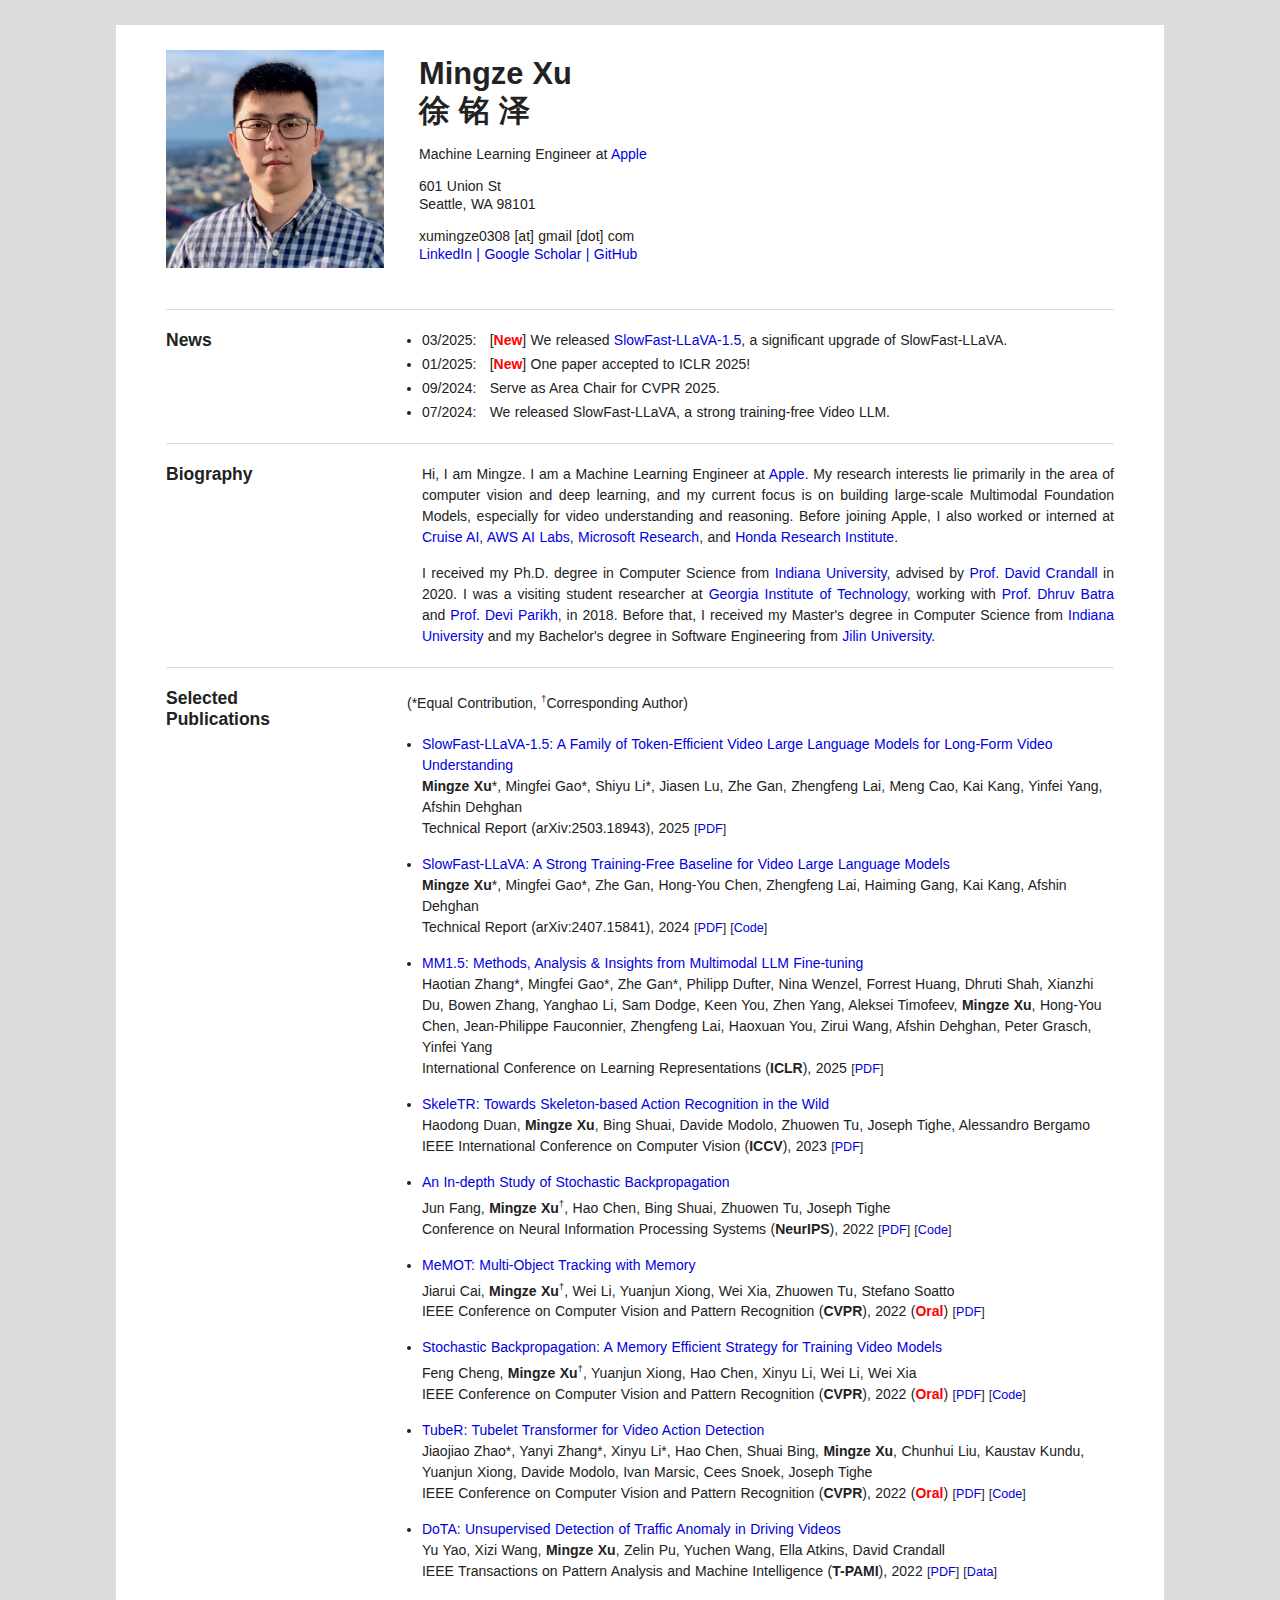
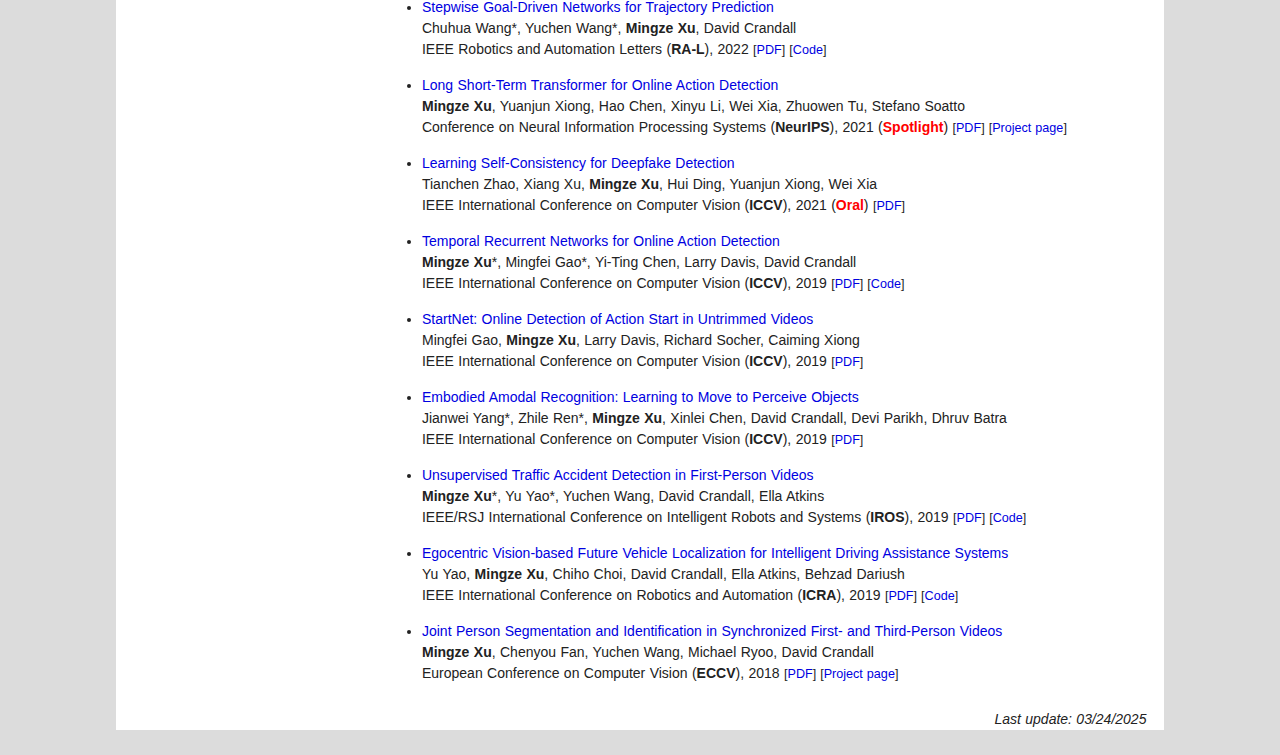
<file: index.html>
<!--
<!DOCTYPE HTML PUBLIC "-//W3C//DTD HTML 4.01 Transitional//EN">
<html>
<head>
<title>Sample Homepage</title>
</head>
<body>
This Sample Homepage (index.html) was auto-generated.<br>
You can replace this file and upload files to this site as follows:<br><br>
<b>Upload Server</b> - sharks.soic.indiana.edu<br>
<b>Upload Protocol</b> - ssh/scp/sftp<br>
<b>Upload Account Username</b> - mx6<br>
<b>Upload Account Passphrase</b> - Same as your normal IU passphrase<br>
<b>Path to Web Directory</b> - html-pub (full path /u/mx6/html-pub)<br>
<br><br>
The full path to this file is /u/mx6/html-pub/index.html<br>
</body>
</html>
<!DOCTYPE html>
-->


<html>
<!-- HEAD -->
<head>
<!-- Global site tag (gtag.js) - Google Analytics -->
<script async src="https://www.googletagmanager.com/gtag/js?id=UA-129068232-1"></script>
<!-- <link href='http://fonts.googleapis.com/css?family=Lato:400,700' rel='stylesheet' type='text/css'> -->
<script>
  window.dataLayer = window.dataLayer || [];
  function gtag(){dataLayer.push(arguments);}
  gtag('js', new Date());

  gtag('config', 'UA-129068232-1');
</script>    
<title>Mingze Xu - Indiana University</title>
<meta name="viewport" content="width=device-width, initial-scale=0, maximum-scale=0, user-scalable=yes,shrink-to-fit=no">
<meta name="description" content="Mingze Xu - Indiana University"/>
<meta charset="UTF-8">
<link type="text/css" rel="stylesheet" href="my_style.css">
<link href='http://fonts.googleapis.com/css?family=Rokkitt:400,700|Lato:400,300' rel='stylesheet' type='text/css'>
</head>

<!-- BODY -->
<body id="top">
<div id="cv" class="instaFade">
    <div class="mainDetails">
        <div id="headshot" class="quickFade">
            <img src="images/headshot.jpeg" height="80" alt="Mingze Xu" />
        </div>

        <div id="name">
            <hr style="margin-top:-0.2em; visibility:hidden;" />
            <h1>Mingze Xu</h1>
            <h1>徐 铭 泽</h1>
            <hr style="margin-top:0.5em; visibility:hidden;" />
            <h2>Machine Learning Engineer at <a href="https://www.apple.com/">Apple</a></h2>
            <hr style="margin-top:0.5em; visibility:hidden;" />
            <h2>601 Union St</h2>
            <h2>Seattle, WA 98101</h2>
            <hr style="margin-top:0.5em; visibility:hidden;" />
            <h2>xumingze0308 [at] gmail [dot] com</h2>
            <h2>
                <a href="https://www.linkedin.com/in/xumingze0308/">LinkedIn</a>
                <a href="">|</a>
                <a href="https://scholar.google.com/citations?user=KNcECJQAAAAJ&hl=en">Google Scholar</a>
                <a href="">|</a>
                <a href="https://github.com/xumingze0308">GitHub</a>
            </h2>
            <hr style="margin-top:0.1em; visibility:hidden;" />
        </div>

        <!-- <div id="contactDetails" class="quickFade delayFour">                                                 -->
        <!--     <ul>                                                                                              -->
        <!--         <a href="https://aws.amazon.com/">                                                            -->
        <!--             <center><img src="images/cruise.png" height="60" alt="Cruise" /><center>                  -->
        <!--         </a>                                                                                          -->
        <!--         <li>                                                                                          -->
        <!--             <a href="https://www.linkedin.com/in/xumingze0308/">LinkedIn</a>                          -->
        <!--             <a href="">|</a>                                                                          -->
        <!--             <a href="https://scholar.google.com/citations?user=KNcECJQAAAAJ&hl=en">Google Scholar</a> -->
        <!--         </li>                                                                                         -->
        <!--     </ul>                                                                                             -->
        <!-- </div>                                                                                                -->

        <div class="clear"></div></br>

        <!-- <center>                                                                                    -->
        <!--     Jump to: &nbsp;                                                                         -->
        <!--     [<a href="https://xumingze0308.github.io/#biography">Biography</a>]                     -->
        <!--     [<a href="https://xumingze0308.github.io/#publications">Selected Publications</a>]      -->
        <!--     [<a href="https://xumingze0308.github.io/#research_experience">Research Experience</a>] -->
        <!--     [<a href="https://xumingze0308.github.io/#teaching_experience">Teaching Experience</a>] -->
        <!--     [<a href="https://xumingze0308.github.io/#service">Service</a>]                         -->
        <!-- </center>                                                                                   -->
    </div>

    <div id="mainArea" class="quickFade delayFive">   
        <section>
            <article>
                <div class="sectionTitle", id="teaching">
                    <h1>News</h1>
                </div>

                <div class="sectionContent">
                    <ul>
                        <li style="margin-bottom:-12px"><p>03/2025: &nbsp;
                        [<font color="red"><strong>New</strong></font>]
                        We released <a href="https://arxiv.org/pdf/2503.18943">SlowFast-LLaVA-1.5</a>, a significant upgrade of SlowFast-LLaVA.</li></p>
                        <li style="margin-bottom:-12px"><p>01/2025: &nbsp;
                        [<font color="red"><strong>New</strong></font>]
                        One paper accepted to ICLR 2025!</li></p>
                        <li style="margin-bottom:-12px"><p>09/2024: &nbsp;
                        Serve as Area Chair for CVPR 2025.</li></p>
                        <li style="margin-bottom:20px"><p>07/2024: &nbsp;
                        We released SlowFast-LLaVA, a strong training-free Video LLM.</li></p>
                        <!-- <li style="margin-bottom:-12px"><p>02/2024: &nbsp;  -->
                        <!-- Joined Apple as Machine Learning Engineer!</li></p> -->
                        <!-- <li style="margin-bottom:-12px"><p>07/2023: &nbsp;  -->
                        <!-- One paper accepted to ICCV 2023!</li></p>           -->
                        <!-- <li style="margin-bottom:20px"><p>06/2023: &nbsp;   -->
                        <!-- Serve as Area Chair for CVPR 2024.</li></p>         -->
                        <!-- <li style="margin-bottom:20px"><p>05/2023: &nbsp; -->
                        <!-- Serve as Area Chair for WACV 2024.</li></p>       -->
                        <!-- <li style="margin-bottom:-12px"><p>11/2022: &nbsp;                             -->
                        <!-- After a wonderful time at Amazon, I joined Cruise and worked on AV perception. -->
                        <!-- <li style="margin-bottom:-12px"><p>09/2022: &nbsp;                             -->
                        <!-- One paper accepted to NeurIPS 2022!</li></p>                                   -->
                        <!-- <li style="margin-bottom:-12px"><p>05/2022: &nbsp;                             -->
                        <!-- Serve as Area Chair for WACV 2023.</li></p>                                    -->
                        <!-- <li style="margin-bottom:-12px"><p>03/2022: &nbsp;                             -->
                        <!-- Three papers accepted to CVPR 2022 as Oral!</li></p>                           -->
                        <!-- <li style="margin-bottom:-12px"><p>01/2022: &nbsp;                             -->
                        <!-- One paper accepted to T-PAMI 2022!</li></p>                                    -->
                        <!-- <li style="margin-bottom:20px"><p>01/2022: &nbsp;                              -->
                        <!-- One paper accepted to RA-L 2022!</li></p>                                      -->
                        <!-- <li style="margin-bottom:-12px"><p>09/2021: &nbsp;                                                                                           -->
                        <!-- One paper accepted to NeurIPS 2021 as Spotlight!</li></p>                                                                                    -->
                        <!-- <li style="margin-bottom:-12px"><p>07/2021: &nbsp;                                                                                           -->
                        <!-- One paper accepted to ICCV 2021 as Oral!</li></p>                                                                                            -->
                        <!-- <li style="margin-bottom:20px"><p>05/2021: &nbsp;                                                                                            -->
                        <!-- <a href='https://arxiv.org/pdf/2103.14107.pdf'>Our team</a> won the 3rd place in the                                                         -->
                        <!-- <a href='https://www.nuscenes.org/prediction?externalData=all&mapData=all&modalities=Any'>Second nuScenes Prediction Challenge</a>.</li></p> -->
                        <!-- <li style="margin-bottom:-12px"><p>03/2021: &nbsp; -->
                        <!-- One paper accepted to ICME 2021 as Oral!</li></p>  -->
                        <!-- <li style="margin-bottom:20px"><p>04/2020: &nbsp;                                                                                           -->
                        <!-- We release our <a href='https://github.com/MoonBlvd/Detection-of-Traffic-Anomaly'>Detection of Traffic Anomaly (DoTA)</a> dataset!</li></p> -->
                        <!-- <li style="margin-bottom:-12px"><p>01/2020: &nbsp;                    -->
                        <!-- Successfully passed my Ph.D. thesis defense!</li></p>                 -->
                        <!-- <li style="margin-bottom:-12px"><p>07/2019: &nbsp;                    -->
                        <!-- Three papers accepted to ICCV 2019!</li></p>                          -->
                        <!-- <li style="margin-bottom:-12px"><p>06/2019: &nbsp;                    -->
                        <!-- One paper accepted to IROS 2019!</li></p>                             -->
                        <!-- <li style="margin-bottom:-12px"><p>05/2019: &nbsp;                    -->
                        <!-- Start my research internship at Microsoft Research, Redmond.</li></p> -->
                        <!-- <li style="margin-bottom:20px"><p>01/2019: &nbsp;                     -->
                        <!-- One paper accepted to ICRA 2019!</li></p>                             -->
                    </ul>

                    <!-- <p style="margin-bottom:20px">                                                                                                                                                                                                     -->
                    <!-- [<font color="red"><strong>New</strong></font>] If you are interested in research internship on Multimodal LLMs for <b>Fall 2024</b> or <b>Spring/Summer/Fall 2025</b> in our team, please send your resume to me via email.</del> -->
                    <!-- </p>                                                                                                                                                                                                                               -->

                </div>
            </article>
            <div class="clear"></div>
        </section>

        <section>
            <article>
                <div class="sectionTitle", id="biography">
                    <h1>Biography</h1>
                </div>
                <div class="sectionContent">
                    <p style="text-align:justify">
                    Hi, I am Mingze. I am a Machine Learning Engineer at
                    <a href="https://www.apple.com/">Apple</a>.
                    My research interests lie primarily in the area of computer vision and deep learning,
                    and my current focus is on building large-scale Multimodal Foundation Models, especially for video understanding and reasoning.
                    Before joining Apple, I also worked or interned at
                    <a href="https://getcruise.com/">Cruise AI</a>,
                    <a href="https://aws.amazon.com/rekognition/">AWS AI Labs</a>,
                    <a href="https://www.microsoft.com/en-us/research/lab/microsoft-research-redmond/">Microsoft Research</a>,
                    and <a href="https://usa.honda-ri.com/">Honda Research Institute</a>.
                    </p>

                    <p style="text-align:justify; margin-bottom:20px">
                    I received my Ph.D. degree in Computer Science from
                    <a href="https://www.indiana.edu/">Indiana University</a>,
                    advised by <a href="https://homes.luddy.indiana.edu/djcran/">Prof. David Crandall</a> in 2020.
                    I was a visiting student researcher at
                    <a href="https://www.gatech.edu/">Georgia Institute of Technology</a>, 
                    working with <a href="https://www.cc.gatech.edu/~dbatra/">Prof. Dhruv Batra</a>
                    and <a href="https://www.cc.gatech.edu/~parikh/">Prof. Devi Parikh</a>, in 2018.
                    Before that, I received my Master's degree in Computer Science from
                    <a href="https://www.indiana.edu/">Indiana University</a>
                    and my Bachelor's degree in Software Engineering from
                    <a href="http://www.jlu.edu.cn">Jilin University</a>.
                    </p>

                    <!-- <p style="text-align:justify">                                                                                                                     -->
                    <!-- My research interests lie primarily in the area of computer vision and deep learning,                                                              -->
                    <!-- and my current focus is on Multimodal LLMs and Generative AI. In particular, my ongoing projects consider the following applications: -->
                    <!-- </p>                                                                                                                                               -->
                <!-- <div class="sectionList">                                                                            -->
                <!--     <ul>                                                                                             -->
                <!--         <li style="margin-bottom:-12px;margin-top:-8px;"><p>Action and activity recognition</p></li> -->
                <!--         <li style="margin-bottom:-12px"><p>First-person (egocentric) vision</p></li>                 -->
                <!--         <li style="margin-bottom:-12px"><p>Person tracking and re-identification</p></li>            -->
                <!--         <li style="margin-bottom:20px"><p>Open world recognition</p></li>                            -->
                <!--     </ul>                                                                                            -->
                </div>
            </article>
            <div class="clear"></div>
        </section>

        <section>
        <div class="sectionTitle", id="publications">
            <h1>Selected Publications</h1>
        </div>

            <article>
        <div class="sectionContent">                                                                                    
            <p style="margin-left:-15px;margin-bottom:20px">(*Equal Contribution, <sup>&dagger;</sup>Corresponding Author)</p>                                           
                </div>

                <div class="sectionContent">
                    <ul>
                        <li style="margin-bottom:10px">
                            <p><a href="https://arxiv.org/pdf/2503.18943">SlowFast-LLaVA-1.5: A Family of Token-Efficient Video Large Language Models for Long-Form Video Understanding</strong></a></br>
                            <strong>Mingze Xu</strong>*, Mingfei Gao*, Shiyu Li*, Jiasen Lu, Zhe Gan, Zhengfeng Lai, Meng Cao, Kai Kang, Yinfei Yang, Afshin Dehghan</br>
                            Technical Report (arXiv:2503.18943), 2025
                            <plink>
                            [<a href="https://arxiv.org/pdf/2503.18943">PDF</a>]
                            </plink>
                        </li>

                        <li style="margin-bottom:10px">
                            <p><a href="https://arxiv.org/pdf/2407.15841">SlowFast-LLaVA: A Strong Training-Free Baseline for Video Large Language Models</strong></a></br>
                            <strong>Mingze Xu</strong>*, Mingfei Gao*, Zhe Gan, Hong-You Chen, Zhengfeng Lai, Haiming Gang, Kai Kang, Afshin Dehghan</br>
                            Technical Report (arXiv:2407.15841), 2024
                            <plink>
                            [<a href="https://arxiv.org/pdf/2407.15841">PDF</a>]
                            [<a href="https://github.com/apple/ml-slowfast-llava">Code</a>]
                            </plink>
                        </li>

                        <li style="margin-bottom:10px">
                            <p><a href="https://arxiv.org/pdf/2409.20566">MM1.5: Methods, Analysis &amp; Insights from Multimodal LLM Fine-tuning</a><br>
                            Haotian Zhang*, Mingfei Gao*, Zhe Gan*, Philipp Dufter, Nina Wenzel, Forrest Huang, Dhruti Shah, Xianzhi Du, Bowen Zhang, Yanghao Li,
                            Sam Dodge, Keen You, Zhen Yang, Aleksei Timofeev, <strong>Mingze Xu</strong>, Hong-You Chen, Jean-Philippe Fauconnier,
                            Zhengfeng Lai, Haoxuan You, Zirui Wang, Afshin Dehghan, Peter Grasch, Yinfei Yang<br>
                            International Conference on Learning Representations (<strong>ICLR</strong>), 2025
                            <plink>
                            [<a href="https://arxiv.org/pdf/2409.20566">PDF</a>]
                            </plink>
                        </li>

                        <li style="margin-bottom:10px">
                            <p><a href="https://arxiv.org/pdf/2309.11445.pdf">SkeleTR: Towards Skeleton-based Action Recognition in the Wild</strong></a></br>
                            Haodong Duan, <b>Mingze Xu</b>, Bing Shuai, Davide Modolo, Zhuowen Tu, Joseph Tighe, Alessandro Bergamo</br>
                            IEEE International Conference on Computer Vision (<strong>ICCV</strong>), 2023
                            <plink>
                            [<a href="https://arxiv.org/pdf/2309.11445.pdf">PDF</a>]
                            </plink>
                        </li>

                        <li style="margin-bottom:10px">
                            <p><a href="https://arxiv.org/pdf/2210.00129v1.pdf">An In-depth Study of Stochastic Backpropagation</strong></a></br>
                            Jun Fang, <b>Mingze Xu</b><sup>&dagger;</sup>, Hao Chen, Bing Shuai, Zhuowen Tu, Joseph Tighe</br>
                            Conference on Neural Information Processing Systems (<strong>NeurIPS</strong>), 2022
                            <plink>
                            [<a href="https://arxiv.org/pdf/2210.00129v1.pdf">PDF</a>]
                            [<a href="https://github.com/amazon-research/stochastic-backpropagation">Code</a>]
                            </plink>
                        </li>

                        <li style="margin-bottom:10px">
                            <p><a href="https://arxiv.org/pdf/2203.16761.pdf">MeMOT: Multi-Object Tracking with Memory</strong></a></br>
                            Jiarui Cai, <b>Mingze Xu</b><sup>&dagger;</sup>, Wei Li, Yuanjun Xiong, Wei Xia, Zhuowen Tu, Stefano Soatto</br>
                            IEEE Conference on Computer Vision and Pattern Recognition (<strong>CVPR</strong>), 2022 (<b><font color="red">Oral</font></b>)
                            <plink>
                            [<a href="https://arxiv.org/pdf/2203.16761.pdf">PDF</a>]
                            <!-- [<a href="https://xumingze0308.github.io/projects/memot/">Project page</a>] -->
                            </plink>
                        </li>
        
                        <li style="margin-bottom:10px">
                            <p><a href="https://arxiv.org/pdf/2203.16755.pdf">Stochastic Backpropagation: A Memory Efficient Strategy for Training Video Models</strong></a></br>
                            Feng Cheng, <b>Mingze Xu</b><sup>&dagger;</sup>, Yuanjun Xiong, Hao Chen, Xinyu Li, Wei Li, Wei Xia</br>
                            IEEE Conference on Computer Vision and Pattern Recognition (<strong>CVPR</strong>), 2022 (<b><font color="red">Oral</font></b>)
                            <plink>
                            [<a href="https://arxiv.org/pdf/2203.16755.pdf">PDF</a>]
                            [<a href="https://github.com/amazon-research/stochastic-backpropagation">Code</a>]
                            </plink>
                        </li>
    
                        <li style="margin-bottom:10px">
                            <p><a href="https://arxiv.org/pdf/2104.00969.pdf">TubeR: Tubelet Transformer for Video Action Detection</strong></a></br>
                            Jiaojiao Zhao*, Yanyi Zhang*, Xinyu Li*, Hao Chen, Shuai Bing, <b>Mingze Xu</b>, Chunhui Liu, Kaustav Kundu, Yuanjun Xiong, Davide Modolo, Ivan Marsic, Cees Snoek, Joseph Tighe</br>
                            IEEE Conference on Computer Vision and Pattern Recognition (<strong>CVPR</strong>), 2022 (<b><font color="red">Oral</font></b>)
                            <plink>
                            [<a href="https://arxiv.org/pdf/2104.00969.pdf">PDF</a>]
                            [<a href="https://github.com/amazon-science/tubelet-transformer">Code</a>]
                            </plink>
                        </li>
        
                        <li style="margin-bottom:10px">
                            <p><a href="https://arxiv.org/pdf/2004.03044.pdf">DoTA: Unsupervised Detection of Traffic Anomaly in Driving Videos</strong></a></br>
                            Yu Yao, Xizi Wang, <b>Mingze Xu</b>, Zelin Pu, Yuchen Wang, Ella Atkins, David Crandall</br>
                            IEEE Transactions on Pattern Analysis and Machine Intelligence (<strong>T-PAMI</strong>), 2022
                            <plink>
                            [<a href="https://arxiv.org/pdf/2004.03044.pdf">PDF</a>]
                            [<a href="https://github.com/MoonBlvd/Detection-of-Traffic-Anomaly">Data</a>]
                            </plink>
                        </li>

                        <li style="margin-bottom:10px">
                            <p><a href="https://arxiv.org/pdf/2103.14107.pdf">Stepwise Goal-Driven Networks for Trajectory Prediction</strong></a></br>
                            Chuhua Wang*, Yuchen Wang*, <b>Mingze Xu</b>, David Crandall</br>
                            IEEE Robotics and Automation Letters (<strong>RA-L</strong>), 2022
                            <plink>
                            [<a href="https://arxiv.org/pdf/2103.14107.pdf">PDF</a>]
                            [<a href="https://github.com/ChuhuaW/SGNet.pytorch">Code</a>]
                            </plink>
                        </li>

                        <li style="margin-bottom:10px">
                            <p><a href="https://arxiv.org/pdf/2107.03377.pdf">Long Short-Term Transformer for Online Action Detection</strong></a></br>
                            <b>Mingze Xu</b>, Yuanjun Xiong, Hao Chen, Xinyu Li, Wei Xia, Zhuowen Tu, Stefano Soatto</br>
                            Conference on Neural Information Processing Systems (<strong>NeurIPS</strong>), 2021 (<b><font color="red">Spotlight</font></b>)
                            <plink>
                            [<a href="https://arxiv.org/pdf/2107.03377.pdf">PDF</a>]
                            [<a href="https://xumingze0308.github.io/projects/lstr/">Project page</a>]
                            </plink>
                        </li>

                        <li style="margin-bottom:10px">
                            <p><a href="https://arxiv.org/pdf/2012.09311.pdf">Learning Self-Consistency for Deepfake Detection</strong></a></br>
                            Tianchen Zhao, Xiang Xu, <b>Mingze Xu</b>, Hui Ding, Yuanjun Xiong, Wei Xia</br>
                            IEEE International Conference on Computer Vision (<strong>ICCV</strong>), 2021 (<b><font color="red">Oral</font></b>)
                            <plink>
                            [<a href="https://arxiv.org/pdf/2012.09311.pdf">PDF</a>]
                            </plink>
                        </li>

                        <li style="margin-bottom:10px">
                            <p><a href="http://openaccess.thecvf.com/content_ICCV_2019/papers/Xu_Temporal_Recurrent_Networks_for_Online_Action_Detection_ICCV_2019_paper.pdf">Temporal Recurrent Networks for Online Action Detection</strong></a></br>
                            <b>Mingze Xu</b>*, Mingfei Gao*, Yi-Ting Chen, Larry Davis, David Crandall</br>
                            IEEE International Conference on Computer Vision (<strong>ICCV</strong>), 2019
                            <plink>
                            [<a href="http://openaccess.thecvf.com/content_ICCV_2019/papers/Xu_Temporal_Recurrent_Networks_for_Online_Action_Detection_ICCV_2019_paper.pdf">PDF</a>]
                            [<a href="https://github.com/xumingze0308/TRN.pytorch">Code</a>]
                            </plink>
                        </li>

                        <li style="margin-bottom:10px">
                            <p><a href="http://openaccess.thecvf.com/content_ICCV_2019/papers/Gao_StartNet_Online_Detection_of_Action_Start_in_Untrimmed_Videos_ICCV_2019_paper.pdf">StartNet: Online Detection of Action Start in Untrimmed Videos</strong></a></br>
                            Mingfei Gao, <b>Mingze Xu</b>, Larry Davis, Richard Socher, Caiming Xiong</br>
                            IEEE International Conference on Computer Vision (<strong>ICCV</strong>), 2019
                            <plink>
                            [<a href="http://openaccess.thecvf.com/content_ICCV_2019/papers/Gao_StartNet_Online_Detection_of_Action_Start_in_Untrimmed_Videos_ICCV_2019_paper.pdf">PDF</a>]
                            </plink>
                        </li>

                        <li style="margin-bottom:10px">
                            <p><a href="http://openaccess.thecvf.com/content_ICCV_2019/papers/Yang_Embodied_Amodal_Recognition_Learning_to_Move_to_Perceive_Objects_ICCV_2019_paper.pdf">Embodied Amodal Recognition: Learning to Move to Perceive Objects</strong></a></br>
                            Jianwei Yang*, Zhile Ren*, <b>Mingze Xu</b>, Xinlei Chen, David Crandall, Devi Parikh, Dhruv Batra</br>
                            IEEE International Conference on Computer Vision (<strong>ICCV</strong>), 2019
                            <plink>
                            [<a href="http://openaccess.thecvf.com/content_ICCV_2019/papers/Yang_Embodied_Amodal_Recognition_Learning_to_Move_to_Perceive_Objects_ICCV_2019_paper.pdf">PDF</a>]
                            </plink>
                        </li>

                        <li style="margin-bottom:10px">
                            <p><a href="https://arxiv.org/pdf/1903.00618.pdf">Unsupervised Traffic Accident Detection in First-Person Videos</strong></a></br>
                            <b>Mingze Xu</b>*, Yu Yao*, Yuchen Wang, David Crandall, Ella Atkins</br>
                            IEEE/RSJ International Conference on Intelligent Robots and Systems (<strong>IROS</strong>), 2019
                            <plink>
                            [<a href="https://arxiv.org/pdf/1903.00618.pdf">PDF</a>]
                            [<a href="https://github.com/MoonBlvd/tad-IROS2019-TBD-">Code</a>]
                            </plink>
                        </li>

                        <li style="margin-bottom:10px">
                            <p><a href="https://arxiv.org/pdf/1809.07408.pdf">Egocentric Vision-based Future Vehicle Localization for Intelligent Driving Assistance Systems</strong></a></br>
                            Yu Yao, <b>Mingze Xu</b>, Chiho Choi, David Crandall, Ella Atkins, Behzad Dariush</br>
                            IEEE International Conference on Robotics and Automation (<strong>ICRA</strong>), 2019
                            <plink>
                            [<a href="https://arxiv.org/pdf/1809.07408.pdf">PDF</a>]
                            [<a href="https://github.com/MoonBlvd/fvl-ICRA2019">Code</a>]
                            </plink>
                        </li>

                        <li style="margin-bottom:10px">
                            <p><a href="https://arxiv.org/pdf/1803.11217.pdf">Joint Person Segmentation and Identification in Synchronized First- and Third-Person Videos</strong></a></br>
                            <b>Mingze Xu</b>, Chenyou Fan, Yuchen Wang, Michael Ryoo, David Crandall</br>
                            European Conference on Computer Vision (<strong>ECCV</strong>), 2018
                            <plink>
                            [<a href="https://arxiv.org/pdf/1803.11217.pdf">PDF</a>]
                            [<a href="http://vision.soic.indiana.edu/?page_id=2694&preview=true">Project page</a>]
                            </plink>
                        </li>

                        <!-- <li style="margin-bottom:10px">                                                                                                                                          -->
                        <!--     <p><a href="https://arxiv.org/pdf/1801.03983.pdf">Fully-Coupled Two-Stream Spatiotemporal Networks for Extremely Low Resolution Action Recognition</strong></a></br> -->
                        <!--     <b>Mingze Xu</b>, Aidean Sharghi, Xin Chen<sup>&dagger;</sup>, David Crandall</br>                                                                                   -->
                        <!--     IEEE Winter Conference on Applications of Computer Vision (<strong>WACV</strong>), 2018                                                                              -->
                        <!--     <plink>                                                                                                                                                              -->
                        <!--     [<a href="https://arxiv.org/pdf/1801.03983.pdf">PDF</a>]                                                                                                             -->
                        <!--     [<a href="https://github.com/xumingze0308/eLR-WACV2018">Code</a>]                                                                                                    -->
                        <!--     </plink>                                                                                                                                                             -->
                        <!-- </li>                                                                                                                                                                    -->
                        <!--                                                                                                                                                                          -->
                        <!-- <li style="margin-bottom:20px">                                                                                                                                          -->
                        <!--     <p><a href="https://arxiv.org/pdf/1704.06340.pdf">Identifying First-Person Camera Wearers in Third-Person Videos</strong></a></br>                                   -->
                        <!--     Chenyou Fan, Jangwon Lee, <b>Mingze Xu</b>, Krishna Kumar Singh, Yong Jae Lee, David Crandall, Michael Ryoo</br>                                                     -->
                        <!--     IEEE Conference on Computer Vision and Pattern Recognition (<strong>CVPR</strong>), 2017                                                                             -->
                        <!--     <plink>                                                                                                                                                              -->
                        <!--     [<a href="https://arxiv.org/pdf/1704.06340.pdf">PDF</a>]                                                                                                             -->
                        <!--     [<a href="http://vision.soic.indiana.edu/identifying-1st-3rd/">Project page</a>]                                                                                     -->
                        <!--     </plink>                                                                                                                                                             -->
                        <!-- </li>                                                                                                                                                                    -->

                    </ul>
                </div>
            </article>
            <div class="clear"></div>
        </section>

        <!-- <section>                                                                                                                                     -->
        <!--     <article>                                                                                                                                 -->
        <!--         <div class="sectionTitle", id="research_experience">                                                                                  -->
        <!--             <h1>Research Experience</h1>                                                                                                      -->
        <!--         </div>                                                                                                                                -->
        <!--                                                                                                                                               -->
        <!--         <div class="sectionContent">                                                                                                          -->
        <!--             <ul>                                                                                                                              -->
        <!--                 <li style="margin-bottom:10px"><p><b>Research Intern</b>,                                                                     -->
        <!--                     <a href="https://www.microsoft.com/en-us/research/">Microsoft Research</a>, Redmond, WA (May 2019 - August 2019)</li></p> -->
        <!--                 <li style="margin-bottom:10px"><p><b>Visiting Student Researcher</b>,                                                         -->
        <!--                     <a href="https://www.gatech.edu/">Georgia Institute of Technology</a>, Atlanta, GA (August 2018 - March 2019)</li></p>    -->
        <!--                 <li style="margin-bottom:20px"><p><b>Research Intern</b>,                                                                     -->
        <!--                     <a href="https://usa.honda-ri.com/">Honda Research Institute</a>, Mountain View, CA (March 2018 - August 2018)</li></p>   -->
        <!--             </ul>                                                                                                                             -->
        <!--         </div>                                                                                                                                -->
        <!--                                                                                                                                               -->
        <!--     </article>                                                                                                                                -->
        <!--     <div class="clear"></div>                                                                                                                 -->
        <!-- </section>                                                                                                                                    -->

        <!-- <section>                                                                                                                -->
        <!--     <article>                                                                                                            -->
        <!--         <div class="sectionTitle", id="teaching_experience">                                                             -->
        <!--             <h1>Teaching Experience</h1>                                                                                 -->
        <!--         </div>                                                                                                           -->
        <!--                                                                                                                          -->
        <!--         <div class="sectionContent">                                                                                     -->
        <!--             <p style="margin-bottom:8px"><strong>Research Mentor</strong></p>                                            -->
        <!--         </div>                                                                                                           -->
        <!--         <div class="sectionList">                                                                                        -->
        <!--             <ul>                                                                                                         -->
        <!--                 <li style="margin-bottom:-12px"><p>Fall 2017: Undergraduate Research Opportunities in Computing</li></p> -->
        <!--     <li style="margin-bottom:10px"><p>Spring 2017: Undergraduate Research Opportunities in Computing</li></p>            -->
        <!--             </ul>                                                                                                        -->
        <!--         </div>                                                                                                           -->
        <!--                                                                                                                          -->
        <!--         <div class="sectionContent">                                                                                     -->
        <!--             <p style="margin-bottom:8px"><strong>Associate Instructor</strong></p>                                       -->
        <!--         </div>                                                                                                           -->
        <!--         <div class="sectionList">                                                                                        -->
        <!--             <ul>                                                                                                         -->
        <!--                 <li style="margin-bottom:-12px"><p>Fall 2014: CSCI B351 Introduction to Artificial Intelligence</li></p> -->
        <!--     <li style="margin-bottom:20px"><p>Spring 2014: CSCI B552 Knowledge Based Artificial Intelligence</li></p>            -->
        <!--         </div>                                                                                                           -->
        <!--     </article>                                                                                                           -->
        <!--     <div class="clear"></div>                                                                                            -->
        <!-- </section>                                                                                                               -->

        <!-- <section>                                                                                                                                            -->
        <!--     <article>                                                                                                                                        -->
        <!--         <div class="sectionTitle", id="service">                                                                                                     -->
        <!--             <h1>Service</h1>                                                                                                                         -->
        <!--         </div>                                                                                                                                       -->
        <!--                                                                                                                                                      -->
        <!--         <div class="sectionContent">                                                                                                                 -->
        <!--             <p style="margin-bottom:8px"><strong>Conference Program Committee or Reviewer</strong></p>                                               -->
        <!--         </div>                                                                                                                                       -->
        <!--         <div class="sectionList">                                                                                                                    -->
        <!--             <ul>                                                                                                                                     -->
        <!--                 <li style="margin-bottom:-12px"><p>IEEE Conference on Computer Vision and Pattern Recognition (CVPR 2019, 2020, 2021, 2022, 2023)</li></p> -->
        <!--                 <li style="margin-bottom:-12px"><p>IEEE International Conference on Computer Vision (ICCV 2019, 2021)</li></p>                       -->
        <!--                 <li style="margin-bottom:-12px"><p>European Conference on Computer Vision (ECCV 2020, 2022)</li></p>                                 -->
        <!--                 <li style="margin-bottom:-12px"><p>Conference on Neural Information Processing Systems (NeurIPS 2020, 2021)</li></p>                 -->
        <!--                 <li style="margin-bottom:-12px"><p>International Conference on Learning Representations (ICLR 2020, 2021)</li></p>                   -->
        <!--                 <li style="margin-bottom:-12px"><p>AAAI Conference on Artificial Intelligence (AAAI 2020)</li></p>                                   -->
        <!--                 <li style="margin-bottom:-12px"><p>International Joint Conference on Artificial Intelligence (IJCAI 2020)</li></p>                   -->
        <!--                 <li style="margin-bottom:-12px"><p>IEEE International Conference on Robotics and Automation (ICRA 2020)</li></p>                     -->
        <!--                 <li style="margin-bottom:10px"><p>IEEE Winter Conference on Applications of Computer Vision (WACV 2019, 2020, 2021)</li></p>         -->
        <!--             </ul>                                                                                                                                    -->
        <!--         </div>                                                                                                                                       -->
        <!--                                                                                                                                                      -->
        <!--         <div class="sectionContent">                                                                                                                 -->
        <!--             <p style="margin-bottom:8px"><strong>Journal Reviewer</strong></p>                                                                       -->
        <!--         </div>                                                                                                                                       -->
        <!--         <div class="sectionList">                                                                                                                    -->
        <!--             <ul>                                                                                                                                     -->
        <!--                 <li style="margin-bottom:-12px"><p>IEEE Transactions on Pattern Analysis and Machine Intelligence (T-PAMI)</li></p>                  -->
        <!--                 <li style="margin-bottom:-12px"><p>IEEE Transactions on Image Processing (TIP)</li></p>                                              -->
        <!--                 <li style="margin-bottom:-12px"><p>IEEE Transactions on Multimedia (MM)</li></p>                                                     -->
        <!--                 <li style="margin-bottom:20px"><p>Journal of Visual Communication and Image Representation (JVCIR)</li></p>                          -->
        <!--         </div>                                                                                                                                       -->
        <!--     </article>                                                                                                                                       -->
        <!--     <div class="clear"></div>                                                                                                                        -->
        <!-- </section>                                                                                                                                           -->

    </div>
    <div align="right">
        <p><i>Last update: 03/24/2025 &nbsp;&nbsp;&nbsp;</i></p>
    </div>
</div>

<script type="text/javascript">
var gaJsHost = (("https:" == document.location.protocol) ? "https://ssl." : "http://www.");
document.write(unescape("%3Cscript src='" + gaJsHost + "google-analytics.com/ga.js' type='text/javascript'%3E%3C/script%3E"));
</script>
<script type="text/javascript">
var pageTracker = _gat._getTracker("UA-3753241-1");
pageTracker._initData();
pageTracker._trackPageview();
</script>

</body>
</file>
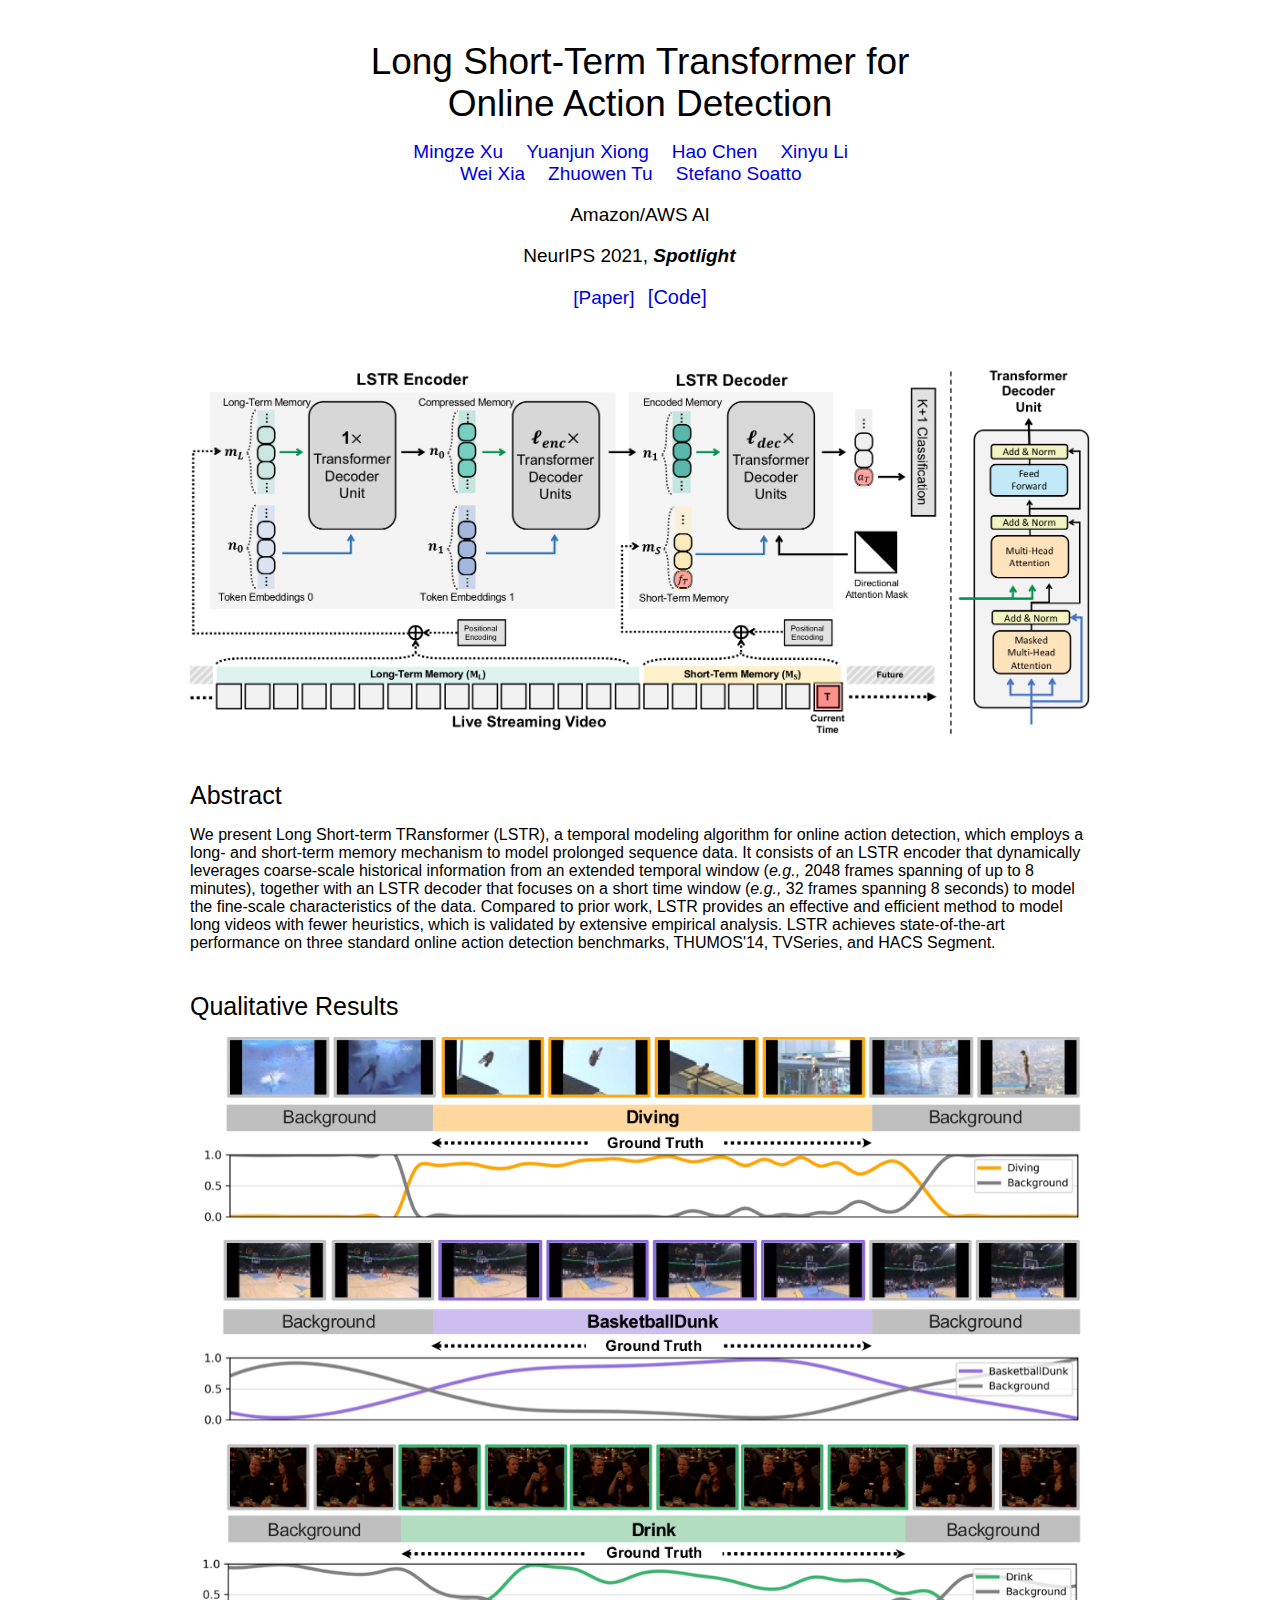
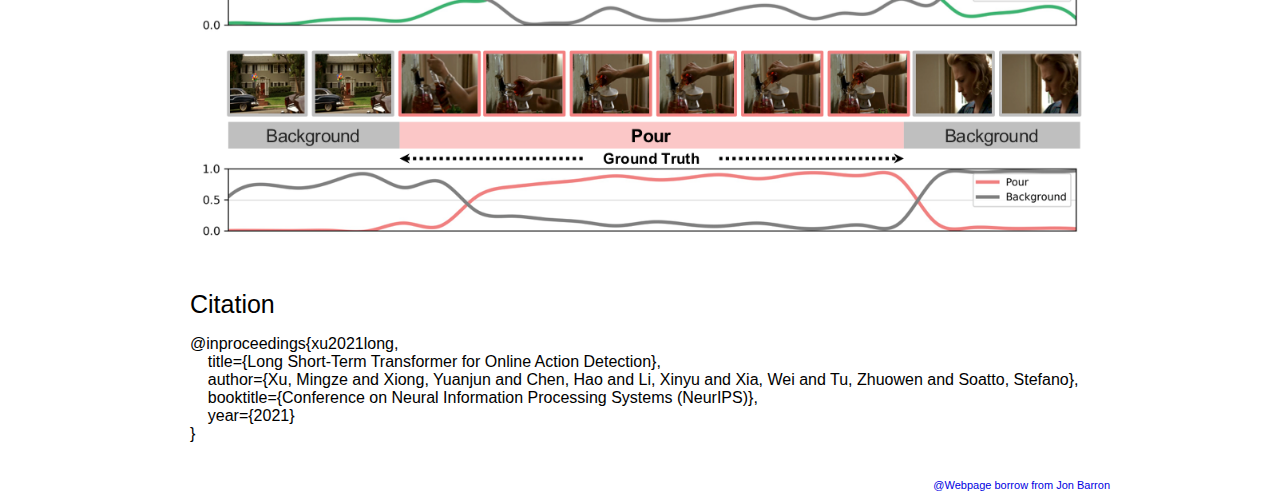
<file: projects/lstr/index.html>
<html lang="en">

<head>
  <title>Long-Short-Term-Transformer-for-Online-Action-Detection</title>
  <link type="text/css" rel="stylesheet" href="../../project_style.css">
</head>

<body>
  <table style="width:100%;max-width:900px;border:0px;border-spacing:0px;border-collapse:separate;margin-right:auto;margin-left:auto;"><tbody>
    <tr style="padding:0px">
      <td style="padding:0px">
        <table style="width:100%;border:0px;border-spacing:0px;border-collapse:separate;margin-right:auto;margin-left:auto;"><tbody>
          <tr style="padding:0px">
            <td style="padding:3.5%;width:100%;vertical-align:middle">

              <p style="text-align:center">
	        <name>Long Short-Term Transformer for</name></br>
                <name>Online Action Detection</name>
              </p>

              <p style="text-align:center">
                <a href="https://xumingze0308.github.io/" style="font-size:19px">Mingze Xu </a> &nbsp;&nbsp;&nbsp;
                <a href="http://yjxiong.me/" style="font-size:19px">Yuanjun Xiong </a> &nbsp;&nbsp;&nbsp;
                <a href="https://www.linkedin.com/in/hao-chen-28705b30/" style="font-size:19px">Hao Chen </a> &nbsp;&nbsp;&nbsp;
		<a href="https://arthurlxy.github.io/" style="font-size:19px">Xinyu Li </a> &nbsp;&nbsp;&nbsp;</br>
                <a href="https://scholar.google.se/citations?user=OCdJxC8AAAAJ&hl=en" style="font-size:19px">Wei Xia </a> &nbsp;&nbsp;&nbsp;
                <a href="https://pages.ucsd.edu/~ztu/" style="font-size:19px">Zhuowen Tu </a> &nbsp;&nbsp;&nbsp;
                <a href="http://web.cs.ucla.edu/~soatto/" style="font-size:19px">Stefano Soatto </a> &nbsp;&nbsp;&nbsp;
              </p>

              <p style="text-align:center;font-size:19px">
                 Amazon/AWS AI
              </p>

              <p style="text-align:center;font-size:19px">
                  NeurIPS 2021, <b><i>Spotlight</i></b> &nbsp;&nbsp;&nbsp;
              </p>

              <p style="text-align:center">
                  <a href="https://arxiv.org/pdf/2107.03377.pdf" style="font-size:19px">[Paper]</a>&nbsp;&nbsp;
                  <a href="https://github.com/amazon-research/long-short-term-transformer" style="font-size:20px">[Code]</a>
              </p>

            </td>
          </tr>
        </tbody></table>

        <table style="width:100%;border:0px;border-spacing:0px;border-collapse:separate;margin-right:auto;margin-left:auto;"><tbody>
          <tr>
            <td style="padding:20px;width:100%;vertical-align:middle">
              <p>
                <img src="./style/network.png" width="900">
              </p>
            </td>
          </tr>
        </tbody></table>

      <table style="width:100%;border:0px;border-spacing:0px;border-collapse:separate;margin-right:auto;margin-left:auto;"><tbody>
        <tr>
          <td style="padding:20px;width:100%;vertical-align:middle">
            <heading>Abstract</heading>
            <p>
            We present Long Short-term TRansformer (LSTR), a temporal modeling algorithm for online action detection, which employs a long- and short-term memory mechanism to model prolonged sequence data. It consists of an LSTR encoder that dynamically leverages coarse-scale historical information from an extended temporal window (<i>e.g.,</i> 2048 frames spanning of up to 8 minutes), together with an LSTR decoder that focuses on a short time window (<i>e.g.,</i> 32 frames spanning 8 seconds) to model the fine-scale characteristics of the data. Compared to prior work, LSTR provides an effective and efficient method to model long videos with fewer heuristics, which is validated by extensive empirical analysis. LSTR achieves state-of-the-art performance on three standard online action detection benchmarks, THUMOS'14, TVSeries, and HACS Segment.
            </p>
          </td>
        </tr>
      </tbody></table>

      <!--<table style="width:100%;border:0px;border-spacing:0px;border-collapse:separate;margin-right:auto;margin-left:auto;"><tbody>
        <tr>
          <td style="padding:20px;width:100%;vertical-align:middle">
	      <heading>Video</heading></br>
              <iframe height="480" width="900" src="" frameborder="0" allow="accelerometer; autoplay; encrypted-media; gyroscope; picture-in-picture" allowfullscreen=""></iframe> 
          </td>
        </tr>
      </tbody></table>-->
      
      <table style="width:100%;border:0px;border-spacing:0px;border-collapse:separate;margin-right:auto;margin-left:auto;"><tbody>
          <tr>
            <td style="padding:20px;width:100%;vertical-align:middle">
	      <heading>Qualitative Results</heading></br>
	      <p>
                <img src="./style/qualitative_results.png" width="900">
              </p>
            </td>
          </tr>
      </tbody></table>

      <table style="width:100%;border:0px;border-spacing:0px;border-collapse:separate;margin-right:auto;margin-left:auto;"><tbody>
        <tr>
          <td style="padding:20px;width:100%;vertical-align:middle">
            <heading>Citation</heading>
            <p>
              <code>
                @inproceedings{xu2021long,<br>
                  &nbsp;&nbsp;&nbsp; title={Long Short-Term Transformer for Online Action Detection},<br>
                  &nbsp;&nbsp;&nbsp; author={Xu, Mingze and Xiong, Yuanjun and Chen, Hao and Li, Xinyu and Xia, Wei and Tu, Zhuowen and Soatto, Stefano},<br>
                  &nbsp;&nbsp;&nbsp; booktitle={Conference on Neural Information Processing Systems (NeurIPS)},<br>
                  &nbsp;&nbsp;&nbsp; year={2021}<br>
                }                    
              </code>
            </p>
          </td>
        </tr>
      </tbody></table>

      <p style="text-align:right">
        <a>
         <as>
           @Webpage borrow from Jon Barron
         </as>
        </a>
      </p>

</body></html>
</file>
<file: my_style.css>
html,body,div,span,object,iframe,h1,h2,h3,h4,h5,h6,p,blockquote,pre,abbr,address,cite,code,del,dfn,em,img,ins,kbd,q,samp,small,strong,sub,sup,var,b,i,dl,dt,dd,ol,ul,li,fieldset,form,label,legend,table,caption,tbody,tfoot,thead,tr,th,td,article,aside,canvas,details,figcaption,figure,footer,header,hgroup,menu,nav,section,summary,time,mark,audio,video {
    border:0;
    font: Helvetica, arial, sans-serif;
    font-size:100%;
    margin:0;
    padding:0;
    vertical-align:baseline;
}

article,aside,details,figcaption,figure,footer,header,hgroup,menu,nav,section {
    display:block;
}

html,body {
    background: #DCDCDC; font-family: Helvetica, arial, sans-serif; font-size: 14px; color: #222;
}

.clear {clear: both;}

p {
    font-size: 1em;
    line-height: 1.5em;
    margin-bottom: 15px;
    color: #222;
    word-spacing: .5px;
}

sup {
    font-size: 0.70em;
    vertical-align:super;
}

plink {
    font-size: 0.9em;
    line-height: 1.5em;
    margin-bottom: 15px;
}

#cv {
    /* width: 80%;        */
    /* max-width: 1048px; */
    width: 1048px;
    background: #FFFFFF;
    margin: 25px auto;
}

.mainDetails {
    padding: 25px 30px;
    /* border-bottom: 1.5px solid #DCDCDC; */
    background: #FFFFFF;
    margin-left: 20px;
    margin-right: 20px;
    word-spacing: .5px;
}

#name h1 {
    font-size: 2.2em;
    font-weight: 600;
    font-family: Helvetica, arial, sans-serif;
    margin-bottom: -2px;
}

#name h2 {
    font-size: 1.0em;
    font-weight: 400;
    font-family: Helvetica, arial, sans-serif;
    margin-bottom: 2px;
}

#mainArea {
    padding: 0px 35px;
    /* text-align: justify; */
    margin-left: 15px;
    margin-right: 15px;
    margin-top: -5px;
}

#headshot {
    width: 23%;
    float: left;
    margin-right: 35px;
}

#headshot img {
    width: 100%;
    height: auto;
}

#name {
    float: left;
}

a:link {
    color: #0000E1;
    text-decoration: none;
}

a:visited {
    color: #0000E1;
    text-decoration: none;
}

a:hover {
    color: #0000E1;
    text-decoration: none;
}

a:active {
    color: #0000E1;
    text-decoration: none;
}

#contactDetails {
    font: Helvetica, arial, sans-serif;
    float: right;
}

#contactDetails ul {
    list-style-type: none;
    font-size: 1em;
    margin-top: 2px;
}

#contactDetails ul li {
    margin-bottom: 3px;
    color: #222;
}

#contactDetails ul li a:visited {color: #0000E1} {
    color: #222; 
    text-decoration: none;
    -webkit-transition: all .3s ease-in;
    -moz-transition: all .3s ease-in;
    -o-transition: all .3s ease-in;
    -ms-transition: all .3s ease-in;
    transition: all .3s ease-in;
}

#contactDetails ul li a:hover{color: #0000E1} { 
    color: #DCDCDC;
}

section {
    border-top: 1.5px solid #DCDCDC;
    padding: 20px 0 0;
}

section:first-child {
    border-top: 10;
}

section:last-child {
    padding: 20px 0 10px;
}

.sectionTitle {
    float: left;
    width: 15%;
}

.sectionTitle h1 {
    font-family: Helvetica, arial, sans-serif;
    font-size: 1.25em;
    font-weight: 600;
    color: #222;
    /* letter-spacing:0.1px; */
}

.sectionContent {
    float: right;
    width: 73%;
    margin-right: 0px;
    /* letter-spacing:0.1px; */
}

.sectionContent h1 {
    float: left;
    width: 73%;
    font-size: 1.15em;
    margin-right: 0px;
    margin-left: -1em;
    /* letter-spacing:0.1px; */
}

.sectionList {
    float: right;
    width: 68%;
    margin-right: 0px;
    /* letter-spacing:0.1px; */
}

.subDetails {
    font-size: 1em;
    font-style: italic;
    margin-bottom: 0px;
}

.keySkills {
    list-style-type: none;
    -moz-column-count:3;
    -webkit-column-count:3;
    column-count:3;
    margin-bottom: 20px;
    font-size: 1em;
    color: #222;
}

.keySkills ul li {
    margin-bottom: 3px;
}

/* @media all and (max-width: 601px) {                    */
/*     #cv {                                              */
/*         width: 95%;                                    */
/*         margin: 10px auto;                             */
/*         min-width: 280px;                              */
/*     }                                                  */
/*                                                        */
/*     #headshot {                                        */
/*         display: none;                                 */
/*     }                                                  */
/*                                                        */
/*     #name, #contactDetails {                           */
/*         float: none;                                   */
/*         width: 100%;                                   */
/*         text-align: center;                            */
/*     }                                                  */
/*                                                        */
/*     .sectionTitle, .sectionContent, .sectionList { */
/*         float: none;                                   */
/*         width: 100%;                                   */
/*     }                                                  */
/*                                                        */
/*     .sectionTitle {                                    */
/*         margin-left: -2px;                             */
/*         font-size: 1.25em;                             */
/*     }                                                  */
/*                                                        */
/*     .keySkills {                                       */
/*         -moz-column-count:2;                           */
/*         -webkit-column-count:2;                        */
/*         column-count:2;                                */
/*     }                                                  */
/* }                                                      */
/*                                                        */
/* @media all and (max-width: 480px) {                    */
/*     .mainDetails {                                     */
/*         padding: 15px 15px;                            */
/*     }                                                  */
/*                                                        */
/*     section {                                          */
/*         padding: 15px 0 0;                             */
/*     }                                                  */
/*                                                        */
/*     #mainArea {                                        */
/*         padding: 0 25px;                               */
/*     }                                                  */
/*                                                        */
/*     .keySkills {                                       */
/*         -moz-column-count:1;                           */
/*         -webkit-column-count:1;                        */
/*         column-count:1;                                */
/*     }                                                  */
/*                                                        */
/*     #name h1 {                                         */
/*         line-height: .8em;                             */
/*         margin-bottom: 4px;                            */
/*     }                                                  */
/* }                                                      */
</file>
<file: project_style.css>
a {
  color: #0000E1;
  text-decoration: none;
}

a:hover {
  color: #0000E1;
  text-decoration: none;
}

p {
  font-family: Helvetica, arial, sans-serif;
  font-size: 16px
}

a {
  font-family: Helvetica, arial, sans-serif;
  font-size: 16px
}

as {
  font-family: Helvetica, arial, sans-serif;
  font-size: 11px
}

strong {
  font-family: Helvetica, arial, sans-serif;
  font-size: 22px;
}

heading {
  font-family: Helvetica, arial, sans-serif;
  font-size: 25px;
}

name {
  font-family: Helvetica, arial, sans-serif;
  font-size: 37px;
}

code {
  font-family: Helvetica, arial, sans-serif;
  font-size: 16px
}
</file>
